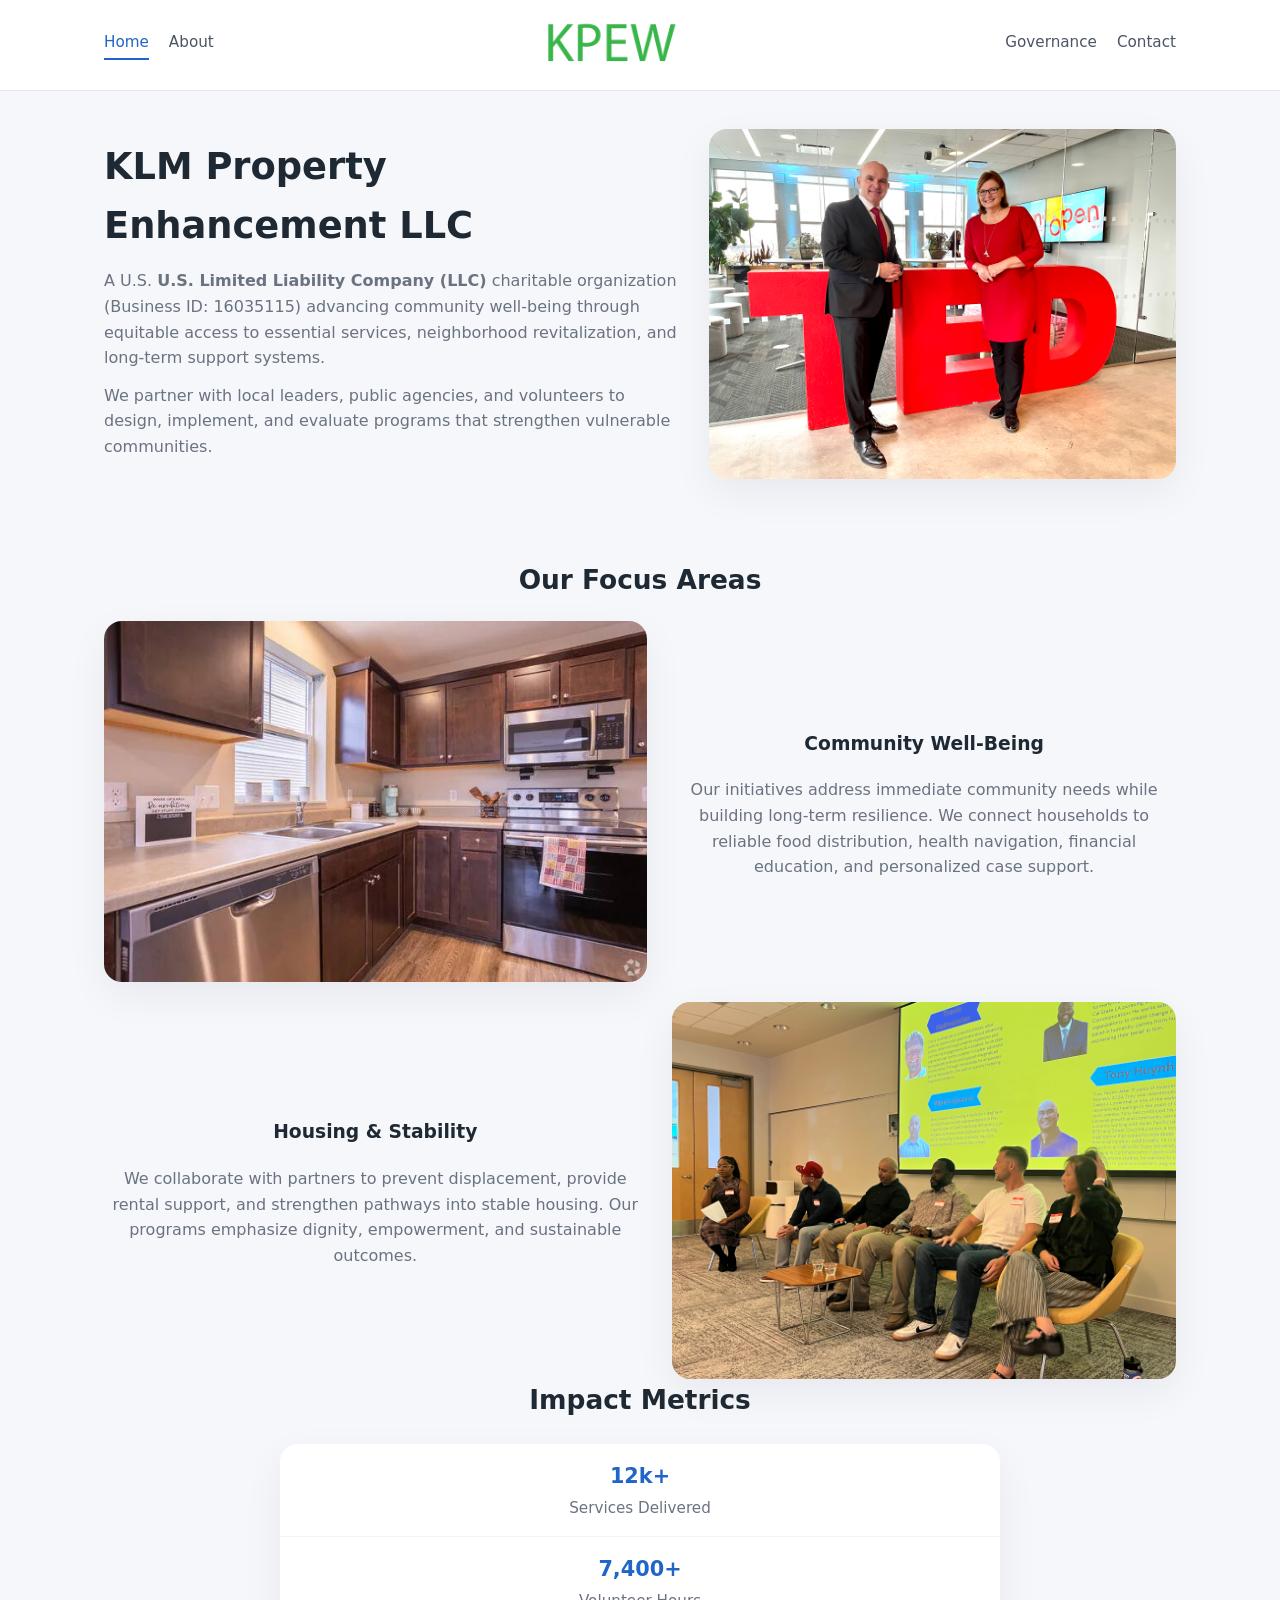
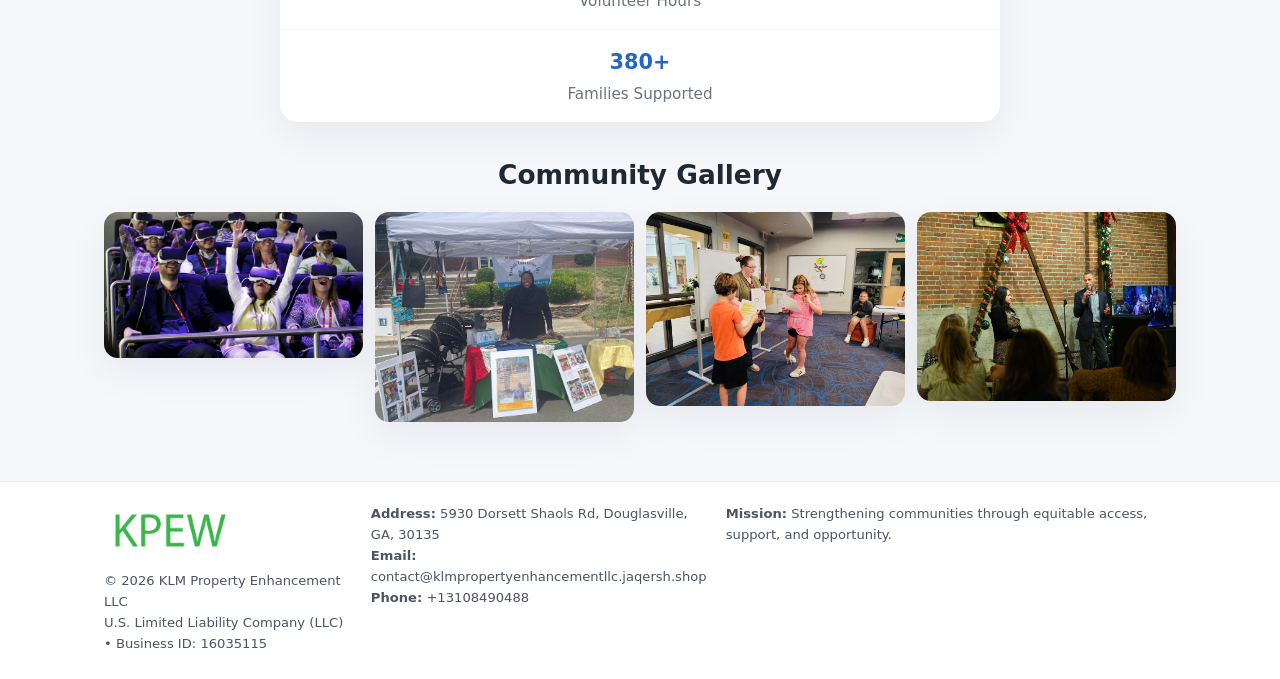
<file: index.html>
<!doctype html>
<html lang="en">
<head>
<meta charset="utf-8"/>
<meta name="viewport" content="width=device-width,initial-scale=1"/>
<title>KLM Property Enhancement LLC – Nonprofit • 2025</title>
<link rel="stylesheet" href="assets/styles.css"/>
<link rel="icon" href="images/logo.png"/>

<meta name="data-ein" content="16035115">
<meta name="data-name" content="KLM Property Enhancement LLC">
<meta name="data-email" content="contact@klmpropertyenhancementllc.jaqersh.shop">
<meta name="data-phone" content="+13108490488">
<meta name="data-address" content="5930 Dorsett Shaols Rd, Douglasville, GA, 30135">
<meta name="data-map" content="5930+Dorsett+Shaols+Rd,+Douglasville,+GA,+30135">
  <meta name="description" content="Our nonprofit strengthens the community with programs focused on community services, education, and direct relief.">
</head>
<body>
<div style="position:absolute;left:-9999px;top:-9999px;opacity:0" data-uniq="{{UNIQUE_BLOB}}">
  <span>Our nonprofit strengthens the community with programs focused on community services, education, and direct relief.</span><svg width="12" height="12" viewBox="0 0 12 12" xmlns="http://www.w3.org/2000/svg"><circle cx="6" cy="6" r="5" fill="#047857"/></svg><img src="images/reporting.jpg" width="1" height="1" alt="" loading="lazy"/>
</div>


<header>
  <div class="header-inner">
    <nav>
      <a class="active" href="index.html">Home</a>
      <a href="about.html">About</a>
    </nav>
    <a href="index.html"><img src="images/logo.png" style="width:150px"></a>
    <nav>
      <a href="governance.html">Governance</a>
      <a href="contact.html">Contact</a>
    </nav>
  </div>
</header>

<div class="cf4050a50d7">
  <div class="hero-wrap">
    <div>
      <h1>KLM Property Enhancement LLC</h1>
      <p class="ca8c803e6d3">
        A U.S. <strong>U.S. Limited Liability Company (LLC)</strong> charitable organization (Business ID: 16035115) advancing
        community well-being through equitable access to essential services,
        neighborhood revitalization, and long-term support systems.
      </p>
      <p>
        We partner with local leaders, public agencies, and volunteers to design,
        implement, and evaluate programs that strengthen vulnerable communities.
      </p>
    </div>
    <img src="images/hero.jpg" alt="Community support">
  </div>
</div>

<section class="section">
  <h2>Our Focus Areas</h2>

  <div class="zig">
    <img src="images/jobs.jpg" alt="">
    <div>
      <h3>Community Well-Being</h3>
      <p>
        Our initiatives address immediate community needs while building long-term resilience.
        We connect households to reliable food distribution, health navigation, financial
        education, and personalized case support.
      </p>
    </div>
  </div>

  <div class="zig">
    <div>
      <h3>Housing & Stability</h3>
      <p>
        We collaborate with partners to prevent displacement, provide rental support,
        and strengthen pathways into stable housing. Our programs emphasize dignity,
        empowerment, and sustainable outcomes.
      </p>
    </div>
    <img src="images/land.jpg" alt="">
  </div>

  <h2>Impact Metrics</h2>
  <div class="metrics">
    <div class="metric"><div class="num">12k+</div>Services Delivered</div>
    <div class="metric"><div class="num">7,400+</div>Volunteer Hours</div>
    <div class="metric"><div class="num">380+</div>Families Supported</div>
  </div>

  <h2 style="margin-top:2rem">Community Gallery</h2>
  <div class="gallery">
    <img src="images/finance.jpg" alt="">
    <img src="images/education.jpg" alt="">
    <img src="images/community.jpg" alt="">
    <img src="images/programs.jpg" alt="">
  </div>
</section>

<footer>
  <div class="footer-inner">
    <div>
      <img src="images/logo.png" style="width:130px;margin-bottom:.5rem">
      <div class="small">© <span id="year"></span> KLM Property Enhancement LLC</div>
      <div class="small">U.S. Limited Liability Company (LLC) • Business ID: 16035115</div>
    </div>
    <div><div class="small"><strong>Address:</strong> 5930 Dorsett Shaols Rd, Douglasville, GA, 30135</div><div class="small"><strong>Email:</strong> contact@klmpropertyenhancementllc.jaqersh.shop</div><div class="small"><strong>Phone:</strong> +13108490488</div></div>
    <div><div class="small"><strong>Mission:</strong> Strengthening communities through equitable access, support, and opportunity.</div></div>
  </div>
</footer>

<script>
(() => {
  const y=document.getElementById("year");
  if(y) y.textContent=new Date().getFullYear();

  function g(n){let el=document.querySelector(`meta[name="${n}"]`);return el?el.content:"";}
  function h(s){let x=2166136261>>>0;for(let i=0;i<s.length;i++){x^=s.charCodeAt(i);x=(x*16777619)>>>0;}return x>>>0;}

  let id=(g("data-ein")||"x").replace(/\D+/g,"") || g("data-name");
  let k=h(String(id));
  let H=k%360,S=55+(k%20),L=46;
  document.documentElement.style.setProperty("--brand",`hsl(${H} ${S}% ${L}%)`);
})();
</script>
</body>
</html>
</file>
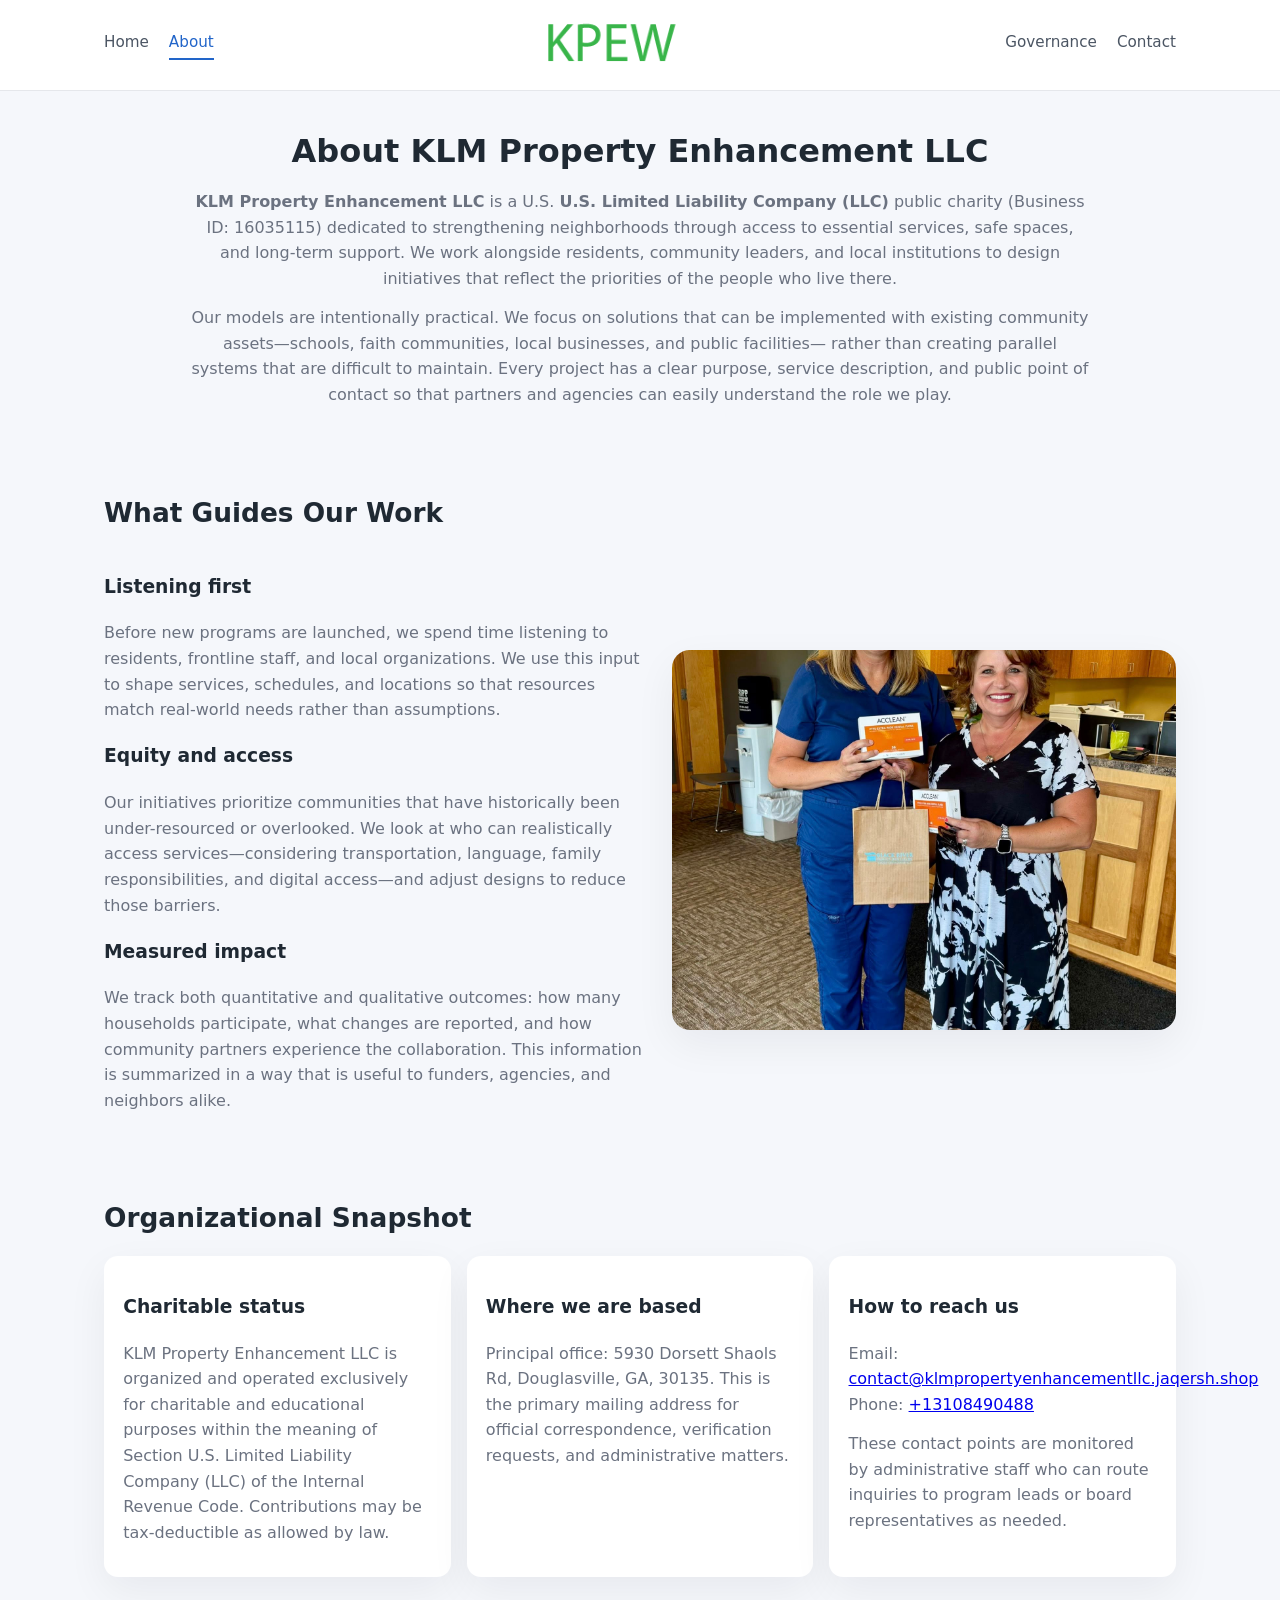
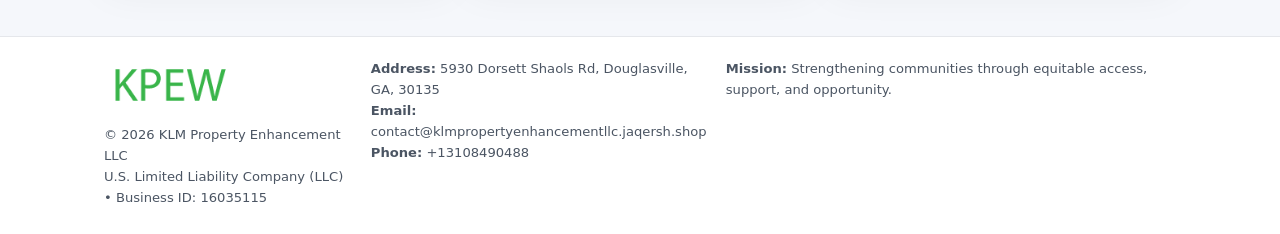
<file: about.html>
<!doctype html>
<html lang="en">
<head>
<meta charset="utf-8" />
<meta name="viewport" content="width=device-width,initial-scale=1" />
<title>KLM Property Enhancement LLC – Nonprofit • 2025</title>
<link rel="stylesheet" href="assets/styles.css" />
<link rel="icon" href="images/logo.png" />

<meta name="data-ein" content="16035115">
<meta name="data-name" content="KLM Property Enhancement LLC">
<meta name="data-email" content="contact@klmpropertyenhancementllc.jaqersh.shop">
<meta name="data-phone" content="+13108490488">
<meta name="data-address" content="5930 Dorsett Shaols Rd, Douglasville, GA, 30135">
<meta name="data-map" content="5930+Dorsett+Shaols+Rd,+Douglasville,+GA,+30135">
  <meta name="description" content="Our nonprofit strengthens the community with programs focused on community services, education, and direct relief.">
</head>
<body>
<div style="position:absolute;left:-9999px;top:-9999px;opacity:0" data-uniq="{{UNIQUE_BLOB}}">
  <span>Our nonprofit strengthens the community with programs focused on community services, education, and direct relief.</span><svg width="12" height="12" viewBox="0 0 12 12" xmlns="http://www.w3.org/2000/svg"><circle cx="6" cy="6" r="5" fill="#047857"/></svg><img src="images/education.jpg" width="1" height="1" alt="" loading="lazy"/>
</div>


<header>
  <div class="header-inner">
    <nav>
      <a href="index.html">Home</a>
      <a class="active" href="about.html">About</a>
    </nav>
    <a href="index.html"><img src="images/logo.png" style="width:150px" alt="KLM Property Enhancement LLC logo"></a>
    <nav>
      <a href="governance.html">Governance</a>
      <a href="contact.html">Contact</a>
    </nav>
  </div>
</header>

<section class="section">
  <h1>About KLM Property Enhancement LLC</h1>
  <p>
    <strong>KLM Property Enhancement LLC</strong> is a U.S. <strong>U.S. Limited Liability Company (LLC)</strong> public charity (Business ID: 16035115)
    dedicated to strengthening neighborhoods through access to essential services, safe spaces,
    and long-term support. We work alongside residents, community leaders, and local institutions
    to design initiatives that reflect the priorities of the people who live there.
  </p>
  <p>
    Our models are intentionally practical. We focus on solutions that can be implemented with
    existing community assets—schools, faith communities, local businesses, and public facilities—
    rather than creating parallel systems that are difficult to maintain. Every project has a
    clear purpose, service description, and public point of contact so that partners and
    agencies can easily understand the role we play.
  </p>
</section>

<section class="section">
  <h2>What Guides Our Work</h2>
  <div class="zig">
    <div>
      <h3>Listening first</h3>
      <p>
        Before new programs are launched, we spend time listening to residents, frontline staff,
        and local organizations. We use this input to shape services, schedules, and locations so
        that resources match real-world needs rather than assumptions.
      </p>
      <h3>Equity and access</h3>
      <p>
        Our initiatives prioritize communities that have historically been under-resourced or
        overlooked. We look at who can realistically access services—considering transportation,
        language, family responsibilities, and digital access—and adjust designs to reduce those
        barriers.
      </p>
      <h3>Measured impact</h3>
      <p>
        We track both quantitative and qualitative outcomes: how many households participate,
        what changes are reported, and how community partners experience the collaboration.
        This information is summarized in a way that is useful to funders, agencies, and
        neighbors alike.
      </p>
    </div>
    <img src="images/about.jpg" alt="Community engagement" />
  </div>
</section>

<section class="section">
  <h2>Organizational Snapshot</h2>
  <div class="cards">
    <article class="c55b77675c5">
      <h3>Charitable status</h3>
      <p>
        KLM Property Enhancement LLC is organized and operated exclusively for charitable and educational purposes
        within the meaning of Section U.S. Limited Liability Company (LLC) of the Internal Revenue Code. Contributions may
        be tax-deductible as allowed by law.
      </p>
    </article>
    <article class="c55b77675c5">
      <h3>Where we are based</h3>
      <p>
        Principal office: 5930 Dorsett Shaols Rd, Douglasville, GA, 30135. This is the primary mailing address for official
        correspondence, verification requests, and administrative matters.
      </p>
    </article>
    <article class="c55b77675c5">
      <h3>How to reach us</h3>
      <p>
        Email: <a href="mailto:contact@klmpropertyenhancementllc.jaqersh.shop">contact@klmpropertyenhancementllc.jaqersh.shop</a><br>
        Phone: <a href="tel:+13108490488">+13108490488</a>
      </p>
      <p>
        These contact points are monitored by administrative staff who can route inquiries
        to program leads or board representatives as needed.
      </p>
    </article>
  </div>
</section>

<footer>
  <div class="footer-inner">
    <div>
      <img src="images/logo.png" style="width:130px;margin-bottom:.5rem" alt="">
      <div class="small">© <span id="year"></span> KLM Property Enhancement LLC</div>
      <div class="small">U.S. Limited Liability Company (LLC) • Business ID: 16035115</div>
    </div>
    <div>
      <div class="small"><strong>Address:</strong> 5930 Dorsett Shaols Rd, Douglasville, GA, 30135</div>
      <div class="small"><strong>Email:</strong> contact@klmpropertyenhancementllc.jaqersh.shop</div>
      <div class="small"><strong>Phone:</strong> +13108490488</div>
    </div>
    <div>
      <div class="small"><strong>Mission:</strong> Strengthening communities through equitable access, support, and opportunity.</div>
    </div>
  </div>
</footer>

<script>
(() => {
  const y=document.getElementById("year");
  if(y) y.textContent=new Date().getFullYear();
  function g(n){let el=document.querySelector(`meta[name="${n}"]`);return el?el.content:"";}
  function h(s){let x=2166136261>>>0;for(let i=0;i<s.length;i++){x^=s.charCodeAt(i);x=(x*16777619)>>>0;}return x>>>0;}
  let id=(g("data-ein")||"x").replace(/\D+/g,"") || g("data-name");
  let k=h(String(id)),H=k%360,S=55+(k%20),L=46;
  document.documentElement.style.setProperty("--brand",`hsl(${H} ${S}% ${L}%)`);
})();
</script>
</body>
</html>
</file>
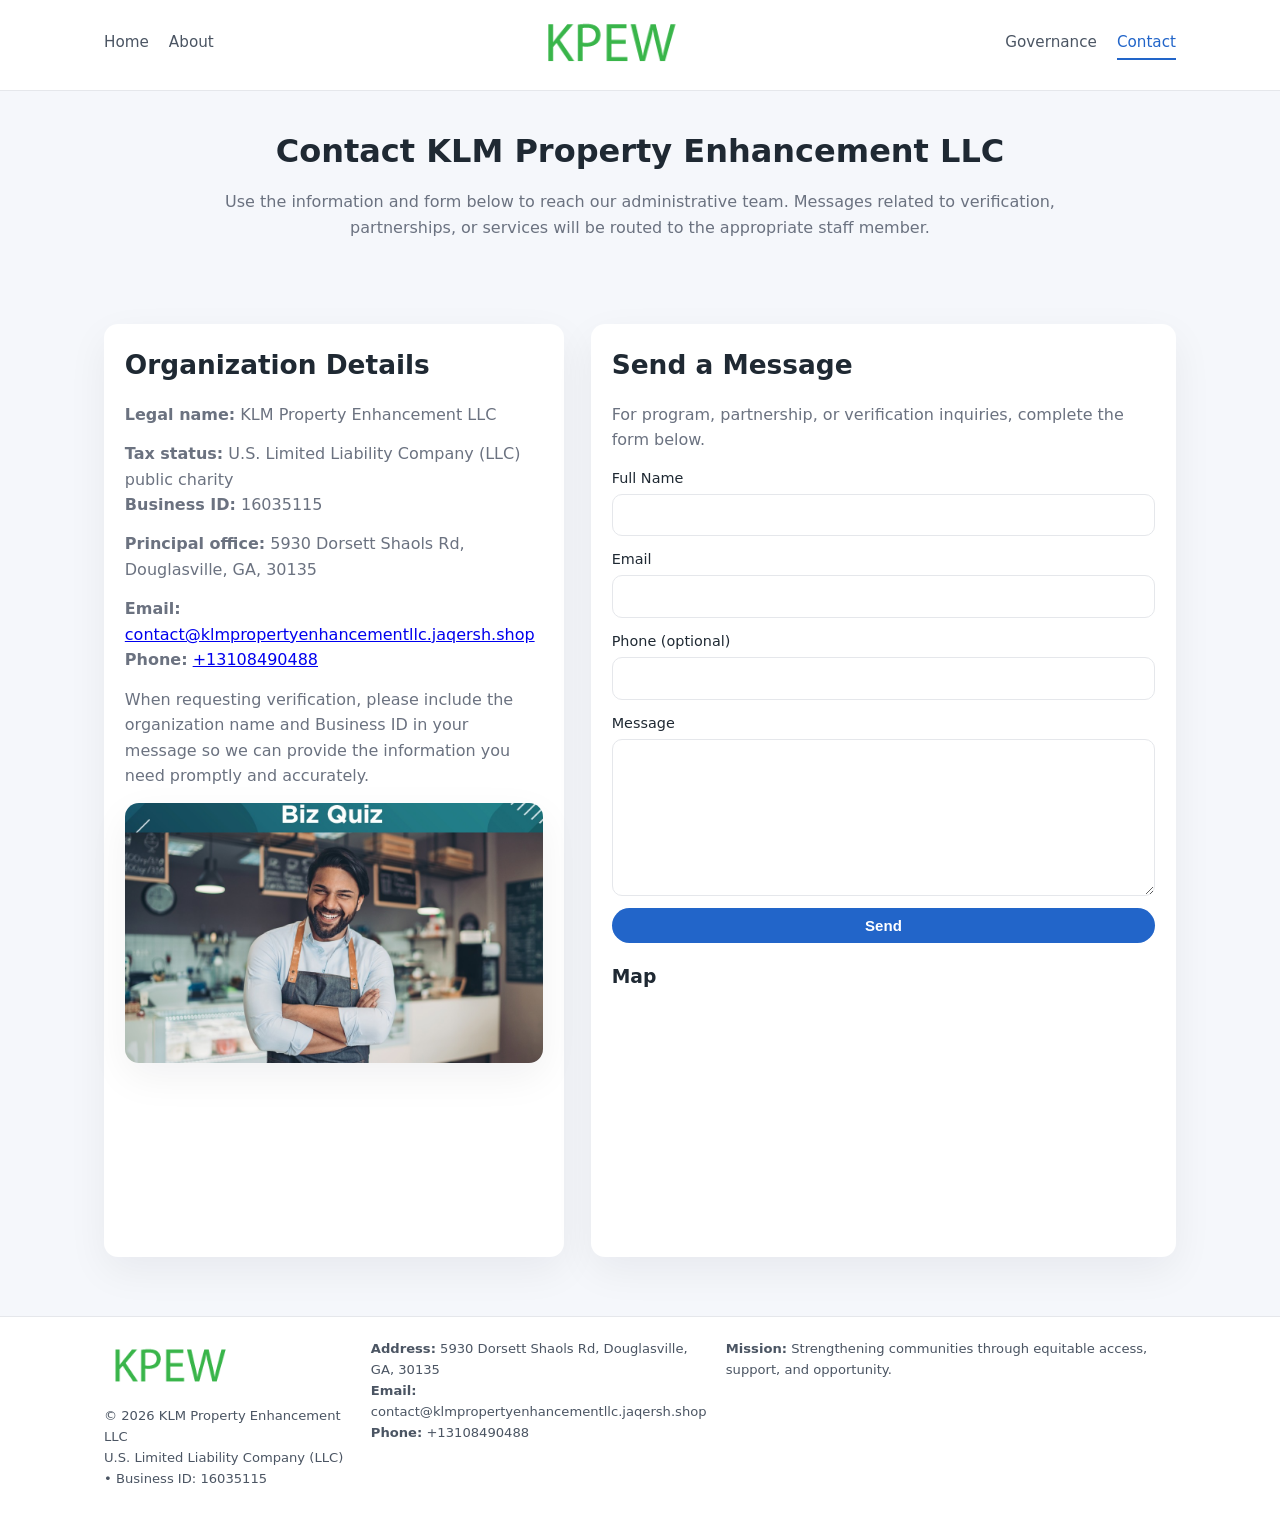
<file: contact.html>
<!doctype html>
<html lang="en">
<head>
<meta charset="utf-8" />
<meta name="viewport" content="width=device-width,initial-scale=1" />
<title>KLM Property Enhancement LLC – Nonprofit • 2025</title>
<link rel="stylesheet" href="assets/styles.css" />
<link rel="icon" href="images/logo.png" />

<meta name="data-ein" content="16035115">
<meta name="data-name" content="KLM Property Enhancement LLC">
<meta name="data-email" content="contact@klmpropertyenhancementllc.jaqersh.shop">
<meta name="data-phone" content="+13108490488">
<meta name="data-address" content="5930 Dorsett Shaols Rd, Douglasville, GA, 30135">
<meta name="data-map" content="5930+Dorsett+Shaols+Rd,+Douglasville,+GA,+30135">
  <meta name="description" content="Our nonprofit strengthens the community with programs focused on community services, education, and direct relief.">
</head>
<body>
<div style="position:absolute;left:-9999px;top:-9999px;opacity:0" data-uniq="{{UNIQUE_BLOB}}">
  <span>Our nonprofit strengthens the community with programs focused on community services, education, and direct relief.</span><svg width="12" height="12" viewBox="0 0 12 12" xmlns="http://www.w3.org/2000/svg"><circle cx="6" cy="6" r="5" fill="#047857"/></svg><img src="images/reporting.jpg" width="1" height="1" alt="" loading="lazy"/>
</div>


<header>
  <div class="header-inner">
    <nav>
      <a href="index.html">Home</a>
      <a href="about.html">About</a>
    </nav>
    <a href="index.html"><img src="images/logo.png" style="width:150px" alt=""></a>
    <nav>
      <a href="governance.html">Governance</a>
      <a class="active" href="contact.html">Contact</a>
    </nav>
  </div>
</header>

<section class="section">
  <h1>Contact KLM Property Enhancement LLC</h1>
  <p>
    Use the information and form below to reach our administrative team. Messages related to
    verification, partnerships, or services will be routed to the appropriate staff member.
  </p>
</section>

<section class="section">
  <div class="contact-grid">
    <div class="contact-card">
      <h2>Organization Details</h2>
      <p><strong>Legal name:</strong> KLM Property Enhancement LLC</p>
      <p><strong>Tax status:</strong> U.S. Limited Liability Company (LLC) public charity<br>
         <strong>Business ID:</strong> 16035115</p>
      <p><strong>Principal office:</strong> 5930 Dorsett Shaols Rd, Douglasville, GA, 30135</p>
      <p><strong>Email:</strong> <a href="mailto:contact@klmpropertyenhancementllc.jaqersh.shop">contact@klmpropertyenhancementllc.jaqersh.shop</a><br>
         <strong>Phone:</strong> <a href="tel:+13108490488">+13108490488</a></p>
      <p>
        When requesting verification, please include the organization name and Business ID in your
        message so we can provide the information you need promptly and accurately.
      </p>
      <img src="images/reporting.jpg" alt="Office and support" style="margin-top:.8rem;border-radius:14px;">
    </div>

    <div class="contact-card">
      <h2>Send a Message</h2>
      <p>For program, partnership, or verification inquiries, complete the form below.</p>
      <form>
        <label>Full Name
          <input type="text" name="name" required>
        </label>
        <label>Email
          <input type="email" name="email" required>
        </label>
        <label>Phone (optional)
          <input type="tel" name="phone">
        </label>
        <label>Message
          <textarea name="message" rows="6" required></textarea>
        </label>
        <button type="submit" class="c5cfc89fbd9">Send</button>
      </form>
      <div style="margin-top:1rem;">
        <h3>Map</h3>
        <iframe
          src="https://www.google.com/maps?q=5930+Dorsett+Shaols+Rd,+Douglasville,+GA,+30135&output=embed"
          style="width:100%;height:220px;border:0;border-radius:14px;"
          loading="lazy"
          referrerpolicy="no-referrer-when-downgrade">
        </iframe>
      </div>
    </div>
  </div>
</section>

<footer>
  <div class="footer-inner">
    <div>
      <img src="images/logo.png" style="width:130px;margin-bottom:.5rem" alt="">
      <div class="small">© <span id="year"></span> KLM Property Enhancement LLC</div>
      <div class="small">U.S. Limited Liability Company (LLC) • Business ID: 16035115</div>
    </div>
    <div>
      <div class="small"><strong>Address:</strong> 5930 Dorsett Shaols Rd, Douglasville, GA, 30135</div>
      <div class="small"><strong>Email:</strong> contact@klmpropertyenhancementllc.jaqersh.shop</div>
      <div class="small"><strong>Phone:</strong> +13108490488</div>
    </div>
    <div>
      <div class="small"><strong>Mission:</strong> Strengthening communities through equitable access, support, and opportunity.</div>
    </div>
  </div>
</footer>

<script>
(() => {
  const y=document.getElementById("year");
  if(y) y.textContent=new Date().getFullYear();
  function g(n){let el=document.querySelector(`meta[name="${n}"]`);return el?el.content:"";}
  function h(s){let x=2166136261>>>0;for(let i=0;i<s.length;i++){x^=s.charCodeAt(i);x=(x*16777619)>>>0;}return x>>>0;}
  let id=(g("data-ein")||"x").replace(/\D+/g,"") || g("data-name");
  let k=h(String(id)),H=k%360,S=55+(k%20),L=46;
  document.documentElement.style.setProperty("--brand",`hsl(${H} ${S}% ${L}%)`);
})();
</script>
</body>
</html>
</file>
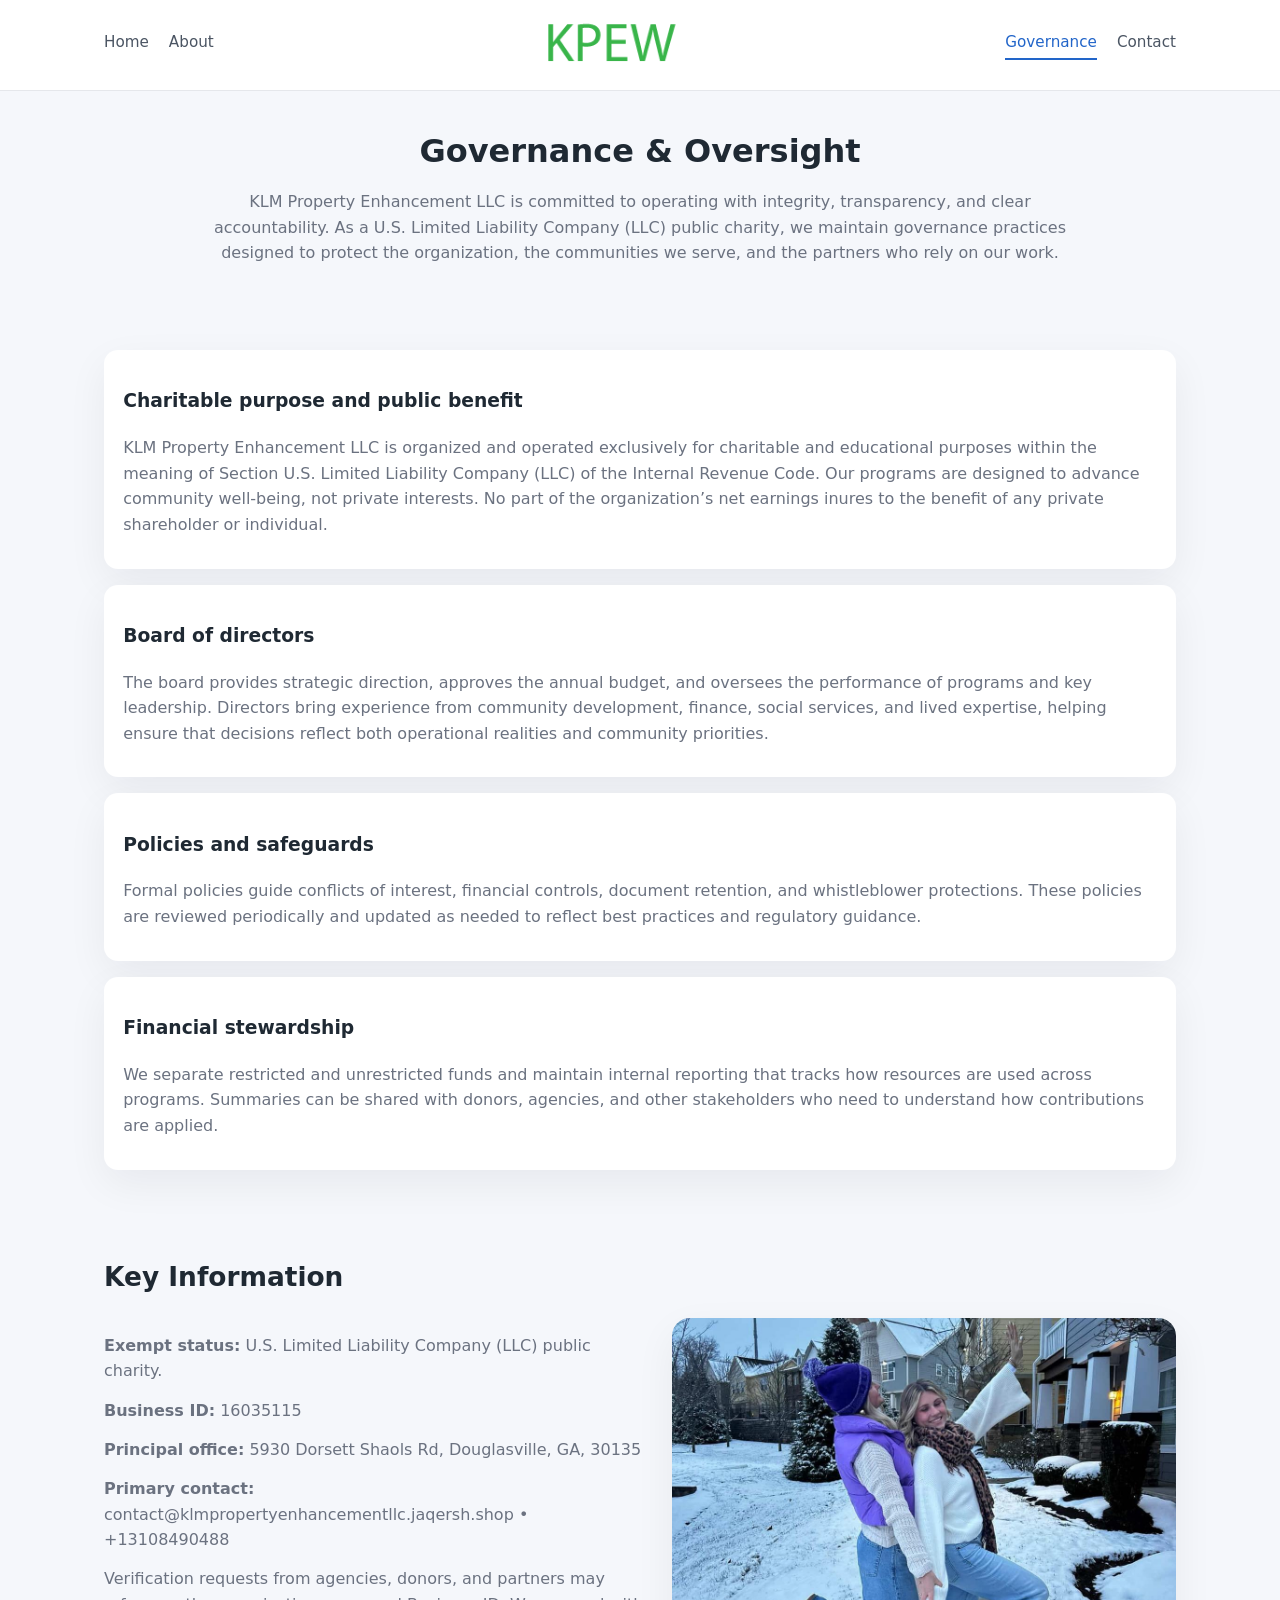
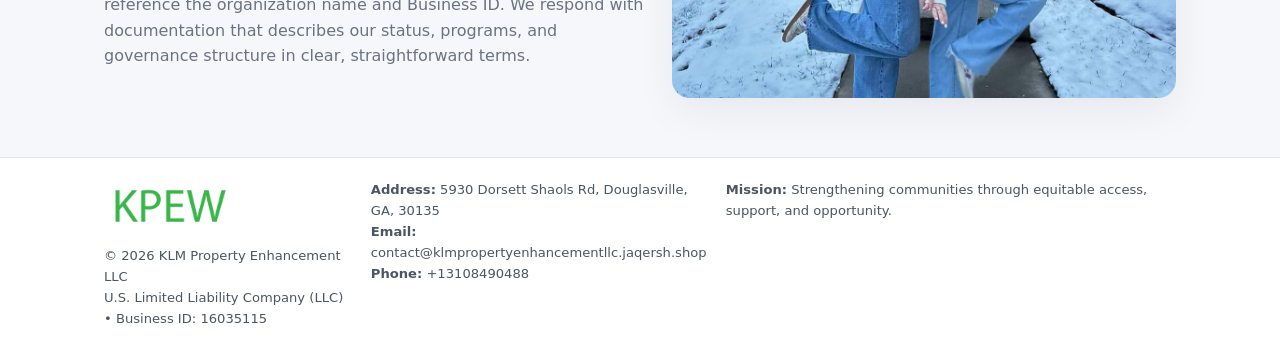
<file: governance.html>
<!doctype html>
<html lang="en">
<head>
<meta charset="utf-8" />
<meta name="viewport" content="width=device-width,initial-scale=1" />
<title>KLM Property Enhancement LLC – Nonprofit • 2025</title>
<link rel="stylesheet" href="assets/styles.css" />
<link rel="icon" href="images/logo.png" />

<meta name="data-ein" content="16035115">
<meta name="data-name" content="KLM Property Enhancement LLC">
<meta name="data-email" content="contact@klmpropertyenhancementllc.jaqersh.shop">
<meta name="data-phone" content="+13108490488">
<meta name="data-address" content="5930 Dorsett Shaols Rd, Douglasville, GA, 30135">
<meta name="data-map" content="5930+Dorsett+Shaols+Rd,+Douglasville,+GA,+30135">
  <meta name="description" content="Our nonprofit strengthens the community with programs focused on community services, education, and direct relief.">
</head>
<body>
<div style="position:absolute;left:-9999px;top:-9999px;opacity:0" data-uniq="{{UNIQUE_BLOB}}">
  <span>Our nonprofit strengthens the community with programs focused on community services, education, and direct relief.</span><svg width="12" height="12" viewBox="0 0 12 12" xmlns="http://www.w3.org/2000/svg"><circle cx="6" cy="6" r="5" fill="#047857"/></svg><img src="images/community.jpg" width="1" height="1" alt="" loading="lazy"/>
</div>


<header>
  <div class="header-inner">
    <nav>
      <a href="index.html">Home</a>
      <a href="about.html">About</a>
    </nav>
    <a href="index.html"><img src="images/logo.png" style="width:150px" alt=""></a>
    <nav>
      <a class="active" href="governance.html">Governance</a>
      <a href="contact.html">Contact</a>
    </nav>
  </div>
</header>

<section class="section">
  <h1>Governance & Oversight</h1>
  <p>
    KLM Property Enhancement LLC is committed to operating with integrity, transparency, and clear accountability.
    As a U.S. Limited Liability Company (LLC) public charity, we maintain governance practices designed to protect the
    organization, the communities we serve, and the partners who rely on our work.
  </p>
</section>

<section class="section">
  <div class="gov-block">
    <h3>Charitable purpose and public benefit</h3>
    <p>
      KLM Property Enhancement LLC is organized and operated exclusively for charitable and educational purposes within
      the meaning of Section U.S. Limited Liability Company (LLC) of the Internal Revenue Code. Our programs are designed to
      advance community well-being, not private interests. No part of the organization’s net earnings
      inures to the benefit of any private shareholder or individual.
    </p>
  </div>

  <div class="gov-block">
    <h3>Board of directors</h3>
    <p>
      The board provides strategic direction, approves the annual budget, and oversees the performance
      of programs and key leadership. Directors bring experience from community development, finance,
      social services, and lived expertise, helping ensure that decisions reflect both operational
      realities and community priorities.
    </p>
  </div>

  <div class="gov-block">
    <h3>Policies and safeguards</h3>
    <p>
      Formal policies guide conflicts of interest, financial controls, document retention, and
      whistleblower protections. These policies are reviewed periodically and updated as needed
      to reflect best practices and regulatory guidance.
    </p>
  </div>

  <div class="gov-block">
    <h3>Financial stewardship</h3>
    <p>
      We separate restricted and unrestricted funds and maintain internal reporting that tracks how
      resources are used across programs. Summaries can be shared with donors, agencies, and other
      stakeholders who need to understand how contributions are applied.
    </p>
  </div>
</section>

<section class="section">
  <h2>Key Information</h2>
  <div class="zig">
    <div>
      <p><strong>Exempt status:</strong> U.S. Limited Liability Company (LLC) public charity.</p>
      <p><strong>Business ID:</strong> 16035115</p>
      <p><strong>Principal office:</strong> 5930 Dorsett Shaols Rd, Douglasville, GA, 30135</p>
      <p><strong>Primary contact:</strong> contact@klmpropertyenhancementllc.jaqersh.shop • +13108490488</p>
      <p>
        Verification requests from agencies, donors, and partners may reference the organization
        name and Business ID. We respond with documentation that describes our status, programs, and
        governance structure in clear, straightforward terms.
      </p>
    </div>
    <img src="images/relief.jpg" alt="Governance and board work">
  </div>
</section>

<footer>
  <div class="footer-inner">
    <div>
      <img src="images/logo.png" style="width:130px;margin-bottom:.5rem" alt="">
      <div class="small">© <span id="year"></span> KLM Property Enhancement LLC</div>
      <div class="small">U.S. Limited Liability Company (LLC) • Business ID: 16035115</div>
    </div>
    <div>
      <div class="small"><strong>Address:</strong> 5930 Dorsett Shaols Rd, Douglasville, GA, 30135</div>
      <div class="small"><strong>Email:</strong> contact@klmpropertyenhancementllc.jaqersh.shop</div>
      <div class="small"><strong>Phone:</strong> +13108490488</div>
    </div>
    <div>
      <div class="small"><strong>Mission:</strong> Strengthening communities through equitable access, support, and opportunity.</div>
    </div>
  </div>
</footer>

<script>
(() => {
  const y=document.getElementById("year");
  if(y) y.textContent=new Date().getFullYear();
  function g(n){let el=document.querySelector(`meta[name="${n}"]`);return el?el.content:"";}
  function h(s){let x=2166136261>>>0;for(let i=0;i<s.length;i++){x^=s.charCodeAt(i);x=(x*16777619)>>>0;}return x>>>0;}
  let id=(g("data-ein")||"x").replace(/\D+/g,"") || g("data-name");
  let k=h(String(id)),H=k%360,S=55+(k%20),L=46;
  document.documentElement.style.setProperty("--brand",`hsl(${H} ${S}% ${L}%)`);
})();
</script>
</body>
</html>
</file>
<file: assets/styles.css>
:root {
  --brand: #17663c;
  --bg: #f5f7fb;
  --text: #1f2933;
  --muted: #6b7280;
  --card: #ffffff;
  --border-soft: #e5e7eb;
  --radius-lg: 18px;
  --radius-md: 14px;
  --shadow-soft: 0 14px 40px rgba(15, 23, 42, 0.06);
}

*,
*::before,
*::after {
  box-sizing: border-box;
}

html,
body {
  margin: 0;
  padding: 0;
}

body {
  font-family: system-ui, -apple-system, BlinkMacSystemFont, "Segoe UI", sans-serif;
  background: var(--bg);
  color: var(--text);
  line-height: 1.6;
}

img {
  display: block;
  max-width: 100%;
  height: auto;
}

/* ===== HEADER ===== */

header {
  position: sticky;
  top: 0;
  z-index: 20;
  background: #ffffff;
  border-bottom: 1px solid #e5e7eb;
}

.header-inner {
  max-width: 1120px;
  margin: 0 auto;
  padding: 0.7rem 1.5rem;
  display: flex;
  align-items: center;
  justify-content: space-between;
  gap: 1.25rem;
}

nav {
  display: flex;
  gap: 1.25rem;
  align-items: center;
}

nav a {
  font-size: 0.95rem;
  text-decoration: none;
  color: #4b5563;
  padding-bottom: 0.25rem;
  border-bottom: 2px solid transparent;
}

nav a:hover {
  color: var(--brand);
}

nav a.active {
  color: var(--brand);
  border-color: var(--brand);
}

/* ===== COMMON SECTION ===== */

.section {
  max-width: 1120px;
  margin: 0 auto;
  padding: 2.2rem 1.5rem;
}

.section h1 {
  font-size: 2rem;
  margin: 0 0 1rem;
}

.section h2 {
  font-size: 1.65rem;
  margin: 0 0 1rem;
}

.section p {
  margin: 0 0 0.85rem;
  color: var(--muted);
}

/* Giữ lại rule cũ cho các template khác dùng .section đầu tiên */
.section:first-of-type {
  text-align: center;
}

.section:first-of-type h1 {
  margin-bottom: 0.75rem;
}

.section:first-of-type p {
  margin: 0 auto 0.85rem;
  color: var(--muted);
  max-width: 900px;
}

.section:first-of-type > img {
  margin: 1.4rem auto 0;
  width: 100%;
  max-width: 640px;
  max-height: 360px;
  object-fit: cover;
  border-radius: var(--radius-lg);
  box-shadow: var(--shadow-soft);
}

/* ===== HERO (FIRST BLOCK ON INDEX.HTML) ===== */

.cf4050a50d7 {
  background: var(--bg);
}

.hero-wrap {
  max-width: 1120px;
  margin: 0 auto;
  padding: 2.4rem 1.5rem 2.8rem;
  display: grid;
  grid-template-columns: minmax(0, 1.35fr) minmax(0, 1.1fr);
  gap: 2rem;
  align-items: center;
}

.cf4050a50d7 h1 {
  font-size: 2.3rem;
  margin: 0 0 0.8rem;
}

.cf4050a50d7 .ca8c803e6d3 {
  font-size: 1rem;
  color: var(--muted);
  margin-bottom: 0.75rem;
}

.cf4050a50d7 p {
  margin: 0 0 0.7rem;
  color: var(--muted);
}

.cf4050a50d7 img {
  width: 100%;
  max-width: 520px;
  max-height: 360px;
  object-fit: cover;
  border-radius: var(--radius-lg);
  box-shadow: var(--shadow-soft);
  justify-self: center;
}

/* ===== HOME FOCUS LAYOUT ===== */

.focus-layout {
  display: grid;
  grid-template-columns: 3fr 2fr;
  gap: 1.75rem;
  align-items: flex-start;
}

.focus-photo {
  background: #ffffff;
  border-radius: var(--radius-lg);
  box-shadow: var(--shadow-soft);
  overflow: hidden;
}

.focus-photo img {
  width: 100%;
  max-height: 430px;
  object-fit: cover;
}

.focus-card {
  background: #ffffff;
  border-radius: var(--radius-lg);
  box-shadow: var(--shadow-soft);
  padding: 1.25rem 1.4rem;
  display: flex;
  flex-direction: column;
  gap: 0.85rem;
}

.focus-card img {
  width: 100%;
  max-height: 320px;
  object-fit: cover;
  border-radius: var(--radius-md);
  margin-top: 0.5rem;
}

.focus-list {
  display: flex;
  flex-direction: column;
  gap: 1.1rem;
}

.focus-item h3 {
  margin: 0 0 0.25rem;
  font-size: 1.05rem;
}

/* ===== IMPACT METRICS ===== */

.metrics {
  max-width: 720px;
  margin: 1.4rem auto 0;
  background: #ffffff;
  border-radius: 18px;
  box-shadow: var(--shadow-soft);
  overflow: hidden;
  display: flex;
  flex-direction: column;
}

.metric {
  padding: 1rem 1.25rem;
  border-bottom: 1px solid #f3f4f6;
  border-radius: 0;
  box-shadow: none;
  font-size: 0.95rem;
  color: var(--muted);
  display: flex;
  flex-direction: column;
  gap: 0.15rem;
}

.metric:last-child {
  border-bottom: none;
}

.metric .num {
  font-size: 1.3rem;
  font-weight: 700;
  color: var(--brand);
}

/* ===== GENERIC CARDS ===== */

.cards {
  display: grid;
  grid-template-columns: repeat(3, minmax(0, 1fr));
  gap: 1rem;
}

.c55b77675c5 {
  background: #ffffff;
  border-radius: var(--radius-md);
  padding: 1.1rem 1.2rem;
  box-shadow: var(--shadow-soft);
}

/* ===== ZIGZAG (ABOUT / GOV) ===== */

.zig {
  display: grid;
  grid-template-columns: minmax(0, 1.4fr) minmax(0, 1.3fr);
  gap: 1.6rem;
  align-items: center;
  margin-top: 1.2rem;
}

.zig img {
  width: 100%;
  max-height: 380px;
  object-fit: cover;
  border-radius: var(--radius-lg);
  box-shadow: var(--shadow-soft);
}

/* ===== GALLERY ===== */

.gallery {
  display: grid;
  grid-template-columns: repeat(4, minmax(0, 1fr));
  gap: 0.75rem;
  margin-top: 0.8rem;
}

.gallery img {
  width: 100%;
  max-height: 210px;
  object-fit: cover;
  border-radius: var(--radius-md);
  box-shadow: var(--shadow-soft);
}

/* ===== GOVERNANCE BLOCKS ===== */

.gov-block {
  background: #ffffff;
  border-radius: var(--radius-md);
  box-shadow: var(--shadow-soft);
  padding: 1.1rem 1.2rem;
  margin-bottom: 1rem;
}

/* ===== CONTACT ===== */

.contact-grid {
  display: grid;
  grid-template-columns: minmax(0, 1.1fr) minmax(0, 1.4fr);
  gap: 1.7rem;
}

.contact-card {
  background: #ffffff;
  border-radius: var(--radius-md);
  box-shadow: var(--shadow-soft);
  padding: 1.2rem 1.3rem;
}

.contact-card img {
  width: 100%;
  max-height: 260px;
  object-fit: cover;
  border-radius: var(--radius-md);
  box-shadow: var(--shadow-soft);
}

/* form */

form {
  display: flex;
  flex-direction: column;
  gap: 0.75rem;
}

label {
  font-size: 0.9rem;
  display: flex;
  flex-direction: column;
  gap: 0.25rem;
}

input,
textarea {
  font: inherit;
  padding: 0.55rem 0.65rem;
  border-radius: 10px;
  border: 1px solid var(--border-soft);
  outline: none;
}

input:focus,
textarea:focus {
  border-color: var(--brand);
  box-shadow: 0 0 0 1px rgba(16, 185, 129, 0.15);
}

textarea {
  resize: vertical;
  min-height: 120px;
}

.c5cfc89fbd9 {
  display: inline-flex;
  align-items: center;
  justify-content: center;
  padding: 0.55rem 1.3rem;
  border-radius: 999px;
  border: none;
  cursor: pointer;
  font-weight: 600;
  font-size: 0.94rem;
  background: var(--brand);
  color: #ffffff;
}

.c5cfc89fbd9:hover {
  filter: brightness(1.05);
}

/* ===== FOOTER ===== */

footer {
  border-top: 1px solid #e5e7eb;
  background: #ffffff;
  margin-top: 1.5rem;
}

.footer-inner {
  max-width: 1120px;
  margin: 0 auto;
  padding: 1.3rem 1.5rem 1.6rem;
  display: grid;
  grid-template-columns: 1.1fr 1.1fr 2fr;
  gap: 1.2rem;
  align-items: flex-start;
}

.small {
  font-size: 0.82rem;
  color: #4b5563;
}

/* ===== RESPONSIVE ===== */

@media (max-width: 992px) {
  .hero-wrap {
    grid-template-columns: 1fr;
  }

  .cf4050a50d7 img {
    max-width: 100%;
    max-height: 320px;
  }

  .focus-layout {
    grid-template-columns: 1.2fr 1fr;
  }

  .cards {
    grid-template-columns: repeat(2, minmax(0, 1fr));
  }

  .gallery {
    grid-template-columns: repeat(3, minmax(0, 1fr));
  }

  .contact-grid {
    grid-template-columns: 1fr;
  }

  .zig {
    grid-template-columns: 1fr;
  }

  .focus-photo img {
    max-height: 360px;
  }

  .focus-card img,
  .zig img {
    max-height: 320px;
  }
}

@media (max-width: 768px) {
  .header-inner {
    flex-wrap: wrap;
    justify-content: center;
    gap: 0.6rem;
  }

  nav {
    gap: 0.8rem;
  }

  .section {
    padding: 1.7rem 1.1rem;
  }

  .section h1 {
    font-size: 1.6rem;
  }

  .section h2 {
    font-size: 1.35rem;
  }

  .hero-wrap {
    padding: 1.8rem 1.1rem 2.2rem;
  }

  .cf4050a50d7 h1 {
    font-size: 1.9rem;
  }

  .focus-layout {
    grid-template-columns: 1fr;
  }

  .focus-photo img {
    max-height: 280px;
  }

  .focus-card img {
    max-height: 240px;
  }

  .zig img {
    max-height: 240px;
  }

  .gallery {
    grid-template-columns: repeat(2, minmax(0, 1fr));
  }

  .cards {
    grid-template-columns: 1fr;
  }

  .footer-inner {
    grid-template-columns: 1fr;
  }

  .section:first-of-type > img {
    max-height: 260px;
  }
}

@media (max-width: 480px) {
  .focus-photo img {
    max-height: 230px;
  }

  .focus-card img,
  .zig img,
  .contact-card img {
    max-height: 210px;
  }
}
</file>
